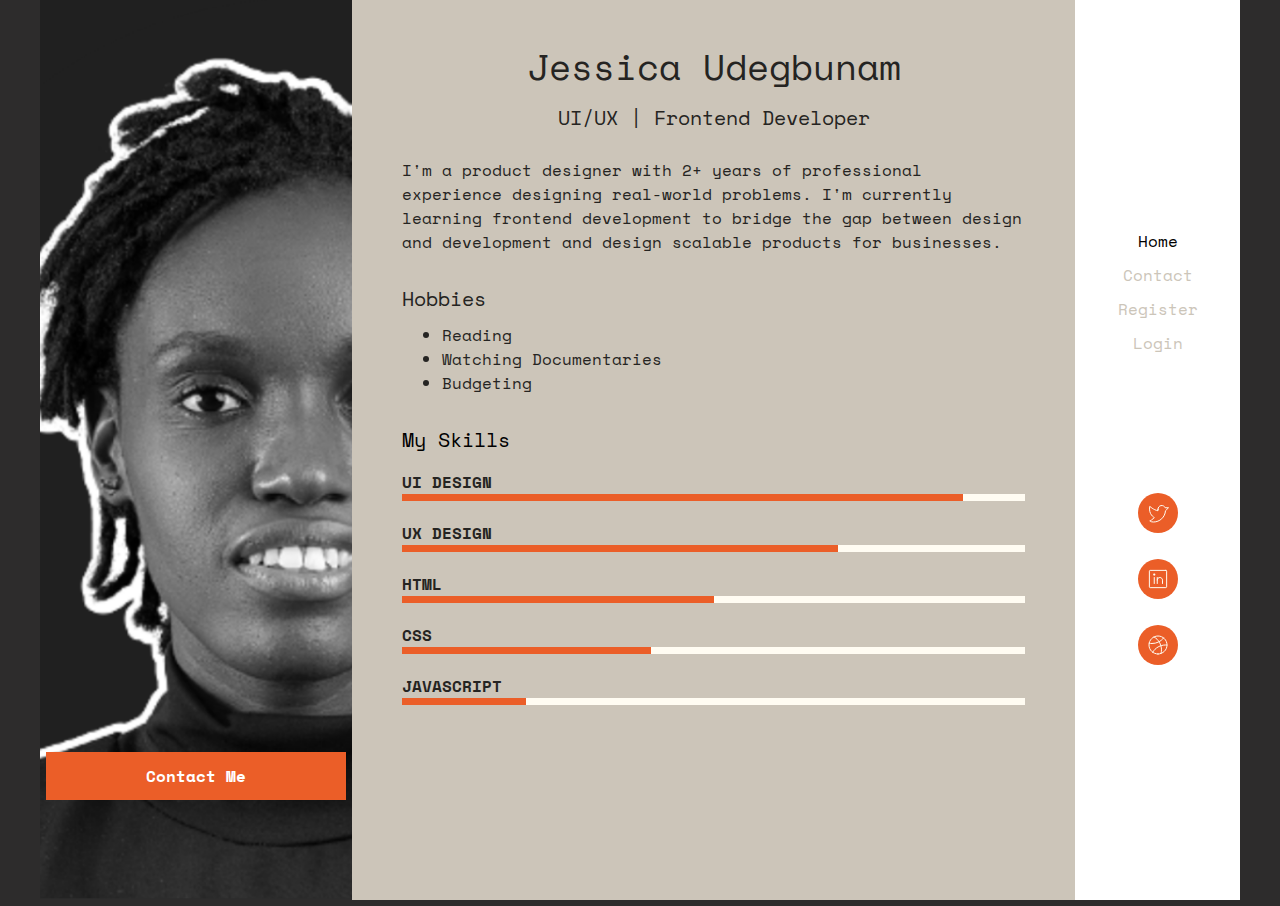
<file: index.html>
<!DOCTYPE html>
<html lang="en">

<head>
    <meta charset="UTF-8">
    <meta http-equiv="X-UA-Compatible" content="IE=edge">
    <meta name="viewport" content="width=device-width, initial-scale=1.0">
    <title>Jessica Portfolio</title>
    <link rel="preconnect" href="https://fonts.googleapis.com">
    <link rel="preconnect" href="https://fonts.gstatic.com" crossorigin>
    <link href="https://fonts.googleapis.com/css2?family=Space+Mono:ital,wght@0,400;0,700;1,400&display=swap"
        rel="stylesheet">
    <link rel="stylesheet" href="./css/style.css" />
    <link rel="stylesheet" href="./css/mobile.css" />
</head>

<body>
    <div class="body">
        <header class="left">
            <div class="img-placeholder"><img src="./images/jecy.png" alt="Jessica" /></div>
            <a href="./contact.html" class="contact-me">Contact Me</a>
        </header>
        <!---bio-->
        <section class="middle" id="bio">
            <h1 class="my-name">Jessica Udegbunam</h1>
            <h3 class="subtext">UI/UX | Frontend Developer</h3>
            <p>
                I'm a product designer with 2+ years of professional experience designing real-world problems. I'm 
                currently learning frontend development to bridge the gap between design and development and design scalable 
                products for businesses.
            </p>
            <!--hobbies----------->
            <div class="hobbies">
                <h3>Hobbies</h3>
                <ul>
                    <li>Reading</li>
                    <li>Watching Documentaries</li>
                    <li>Budgeting</li>
                </ul>
            </div>
            <div class="skills">
                <h3>My Skills</h3>
                <ul>
                    <li>
                        <p>UI DESIGN</p>
                        <div class="progress">
                            <div style="width: 90%"> .</div>
                        </div>
                    </li>
                    <li>
                        <p>UX DESIGN</p>
                        <div class="progress">
                            <div style="width: 70%"> </div>
                        </div>
                    </li>
                    <li>
                        <p>HTML</p>
                        <div class="progress">
                            <div style="width: 50%"> </div>
                        </div>
                    </li>
                    <li>
                        <p>CSS</p>
                        <div class="progress">
                            <div style="width: 40%"> </div>
                        </div>
                    </li>
                    <li>
                        <p>JAVASCRIPT</p>
                        <div class="progress">
                            <div style="width: 20%"> </div>
                        </div>
                    </li>
                </ul>
            </div>
        </section>
        <!---navigation-->
        <nav class="right">
            <ul class="links">
                <li><a class="active" href="#">Home</a></li>
                <li><a href="./contact.html">Contact</a></li>
                <li><a href="./register.html">Register</a></li>
                <li><a href="./login.html">Login</a></li>
            </ul>

            <div class="socials">
                <a href="https://twitter.com/Wasp_iSpy" target="_blank" title="Follow on Twitter">
                    <img src="icons/Twitter.svg" alt="Twitter">
                </a>
                <a href="https://www.linkedin.com/in/onyinye-udegbunam/" target="_blank" title="Connect on LinkedIn">
                    <img src="icons/LinkedIn.svg" alt="linkedin">
                </a>
                <a href="https://dribbble.com/Wasps" target="_blank" title="View Design Projects">
                    <img src="icons/Dribble.svg" alt="Twitter">
                </a>
            </div>
        </nav>
    </div>
</body>

</html>
</file>
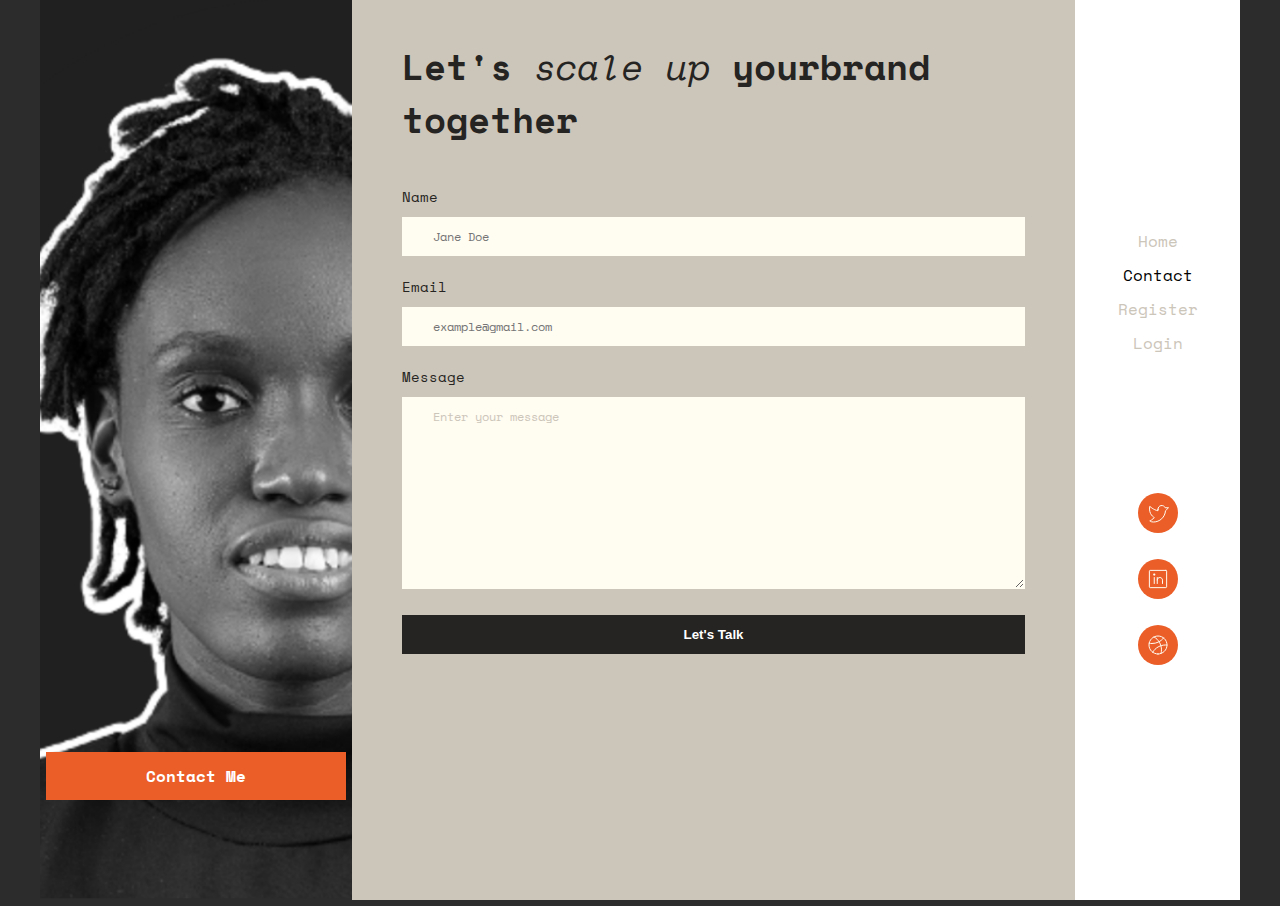
<file: contact.html>
<!DOCTYPE html>
<html lang="en">

<head>
    <meta charset="UTF-8">
    <meta http-equiv="X-UA-Compatible" content="IE=edge">
    <meta name="viewport" content="width=device-width, initial-scale=1.0">
    <title>Contact</title>
    <link rel="preconnect" href="https://fonts.googleapis.com">
    <link rel="preconnect" href="https://fonts.gstatic.com" crossorigin>
    <link href="https://fonts.googleapis.com/css2?family=Space+Mono:ital,wght@0,400;0,700;1,400&display=swap"
        rel="stylesheet">
    <link rel="stylesheet" href="./css/style.css" />
    <link rel="stylesheet" href="./css/mobile.css" />
</head>

<body>
    <div class="body">
        <header class="left">
            <div class="img-placeholder"><img src="./images/jecy.png" alt="Jessica" /></div>
            <a href="./contact.html" class="contact-me">Contact Me</a>
        </header>
        <!----contact form-->
        <section class="middle">
            <h1 class="scale-up">Let's <span><em>scale up</em></span> yourbrand together</h1>
            <form action="" method="post" id="contact">
                <div>
                    <label for="fullname">Name</label>
                    <input type="text" id="fullname" name="fullname" placeholder="Jane Doe" required>
                </div>

                <div>
                    <label for="email">Email</label>
                    <input type="email" id="email" name="email" placeholder="example@gmail.com" required>
                </div>

                <div>
                    <label for="message">Message</label>
                    <textarea id="message" name="message" placeholder="" rows="10" cols="50"
                        required>Enter your message</textarea>
                </div>

                <div>
                    <button class="let-talk">Let's Talk</button>
                </div>
            </form>
        </section>
        <!---navigation-->
        <nav class="right">
            <ul class="links">
                <li><a href="./home.html">Home</a></li>
                <li><a class="active" href="#">Contact</a></li>
                <li><a href="./register.html">Register</a></li>
                <li><a href="./login.html">Login</a></li>
            </ul>

            <div class="socials">
                <a href="https://twitter.com/Wasp_iSpy" target="_blank" title="Follow on Twitter">
                    <img src="icons/Twitter.svg" alt="Twitter">
                </a>
                <a href="https://www.linkedin.com/in/onyinye-udegbunam/" target="_blank" title="Connect on LinkedIn">
                    <img src="icons/LinkedIn.svg" alt="linkedin">
                </a>
                <a href="https://dribbble.com/Wasps" target="_blank" title="View Design Projects">
                    <img src="icons/Dribble.svg" alt="Twitter">
                </a>
            </div>
        </nav>
    </div>
</body>

</html>
</file>
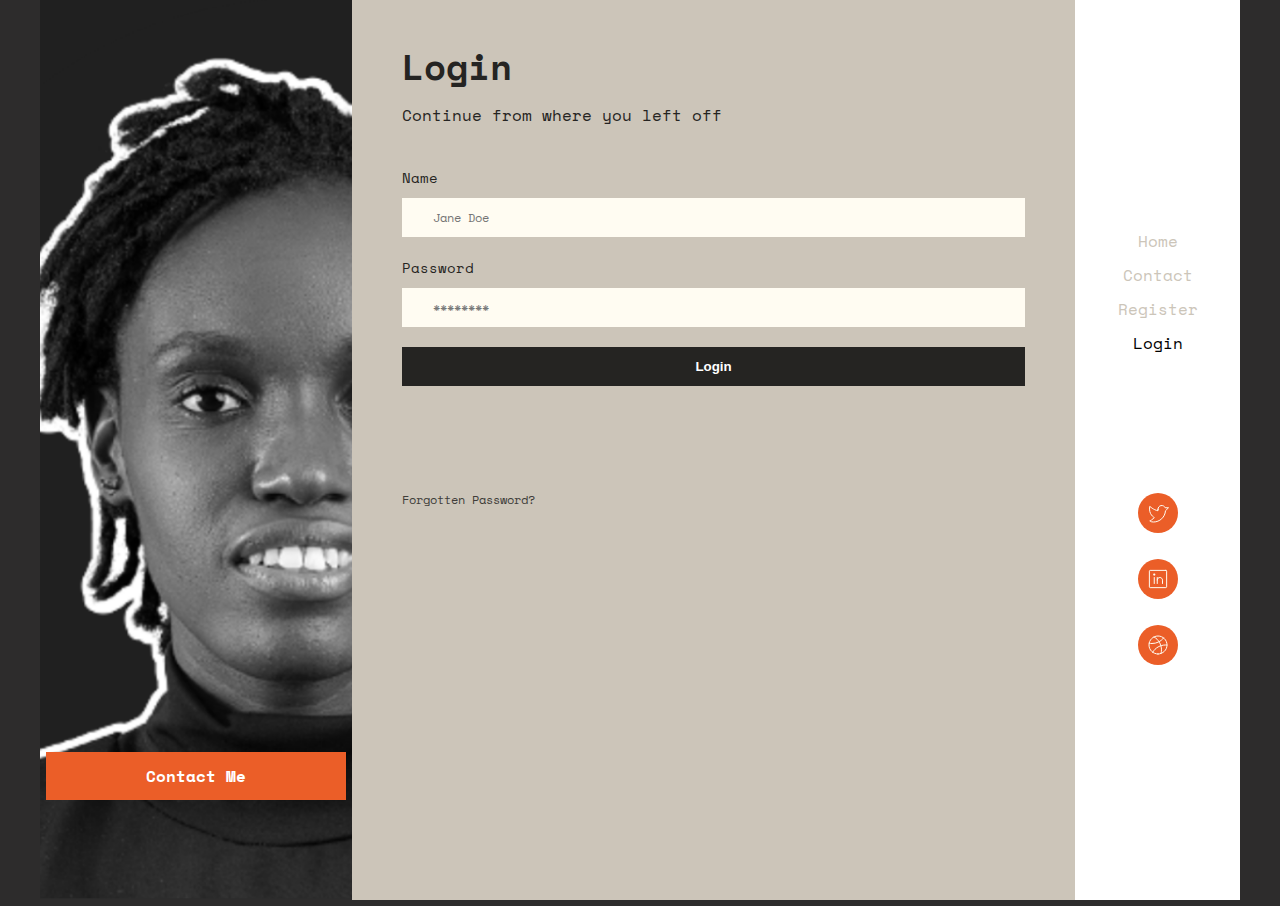
<file: login.html>
<!DOCTYPE html>
<html lang="en">

<head>
    <meta charset="UTF-8">
    <meta http-equiv="X-UA-Compatible" content="IE=edge">
    <meta name="viewport" content="width=device-width, initial-scale=1.0">
    <title>Login</title>
    <link rel="preconnect" href="https://fonts.googleapis.com">
    <link rel="preconnect" href="https://fonts.gstatic.com" crossorigin>
    <link href="https://fonts.googleapis.com/css2?family=Space+Mono:ital,wght@0,400;0,700;1,400&display=swap"
        rel="stylesheet">
    <link rel="stylesheet" href="./css/style.css" />
    <link rel="stylesheet" href="./css/mobile.css" />
</head>

<body>
    <div class="body">
        <header class="left">
            <div class="img-placeholder"><img src="./images/jecy.png" alt="Jessica" /></div>
            <a href="./contact.html" class="contact-me">Contact Me</a>
        </header>
        <!----login-->
        <section class="middle">
            <h1 class="signin">Login</h1>
            <h3 class="continue">Continue from where you left off</h3>
            <form id="login" method="post">
                <div>
                    <label for="fullname">Name</label>
                    <input type="text" id="fullname" name="fullname" placeholder="Jane Doe" required>
                </div>
                <div>
                    <label for="pass">Password</label>
                    <input type="password" id="pass" name="pass" placeholder="********" max="12" required>
                </div>
                <div>
                    <button class="login">Login</button>
                </div>
            </form>

            <a href="#" id="forgotten-password">Forgotten Password?</a>
        </section>
        <nav class="right">
            <ul class="links">
                <li><a href="#">Home</a></li>
                <li><a href="./contact.html">Contact</a></li>
                <li><a href="./register.html">Register</a></li>
                <li><a class="active" href="./login.html">Login</a></li>
            </ul>

            <div class="socials">
                <a href="https://twitter.com/Wasp_iSpy" target="_blank" title="Follow on Twitter">
                    <img src="icons/Twitter.svg" alt="Twitter">
                </a>
                <a href="https://www.linkedin.com/in/onyinye-udegbunam/" target="_blank" title="Connect on LinkedIn">
                    <img src="icons/LinkedIn.svg" alt="linkedin">
                </a>
                <a href="https://dribbble.com/Wasps" target="_blank" title="View Design Projects">
                    <img src="icons/Dribble.svg" alt="Twitter">
                </a>
            </div>
        </nav>
    </div>
</body>

</html>
</file>
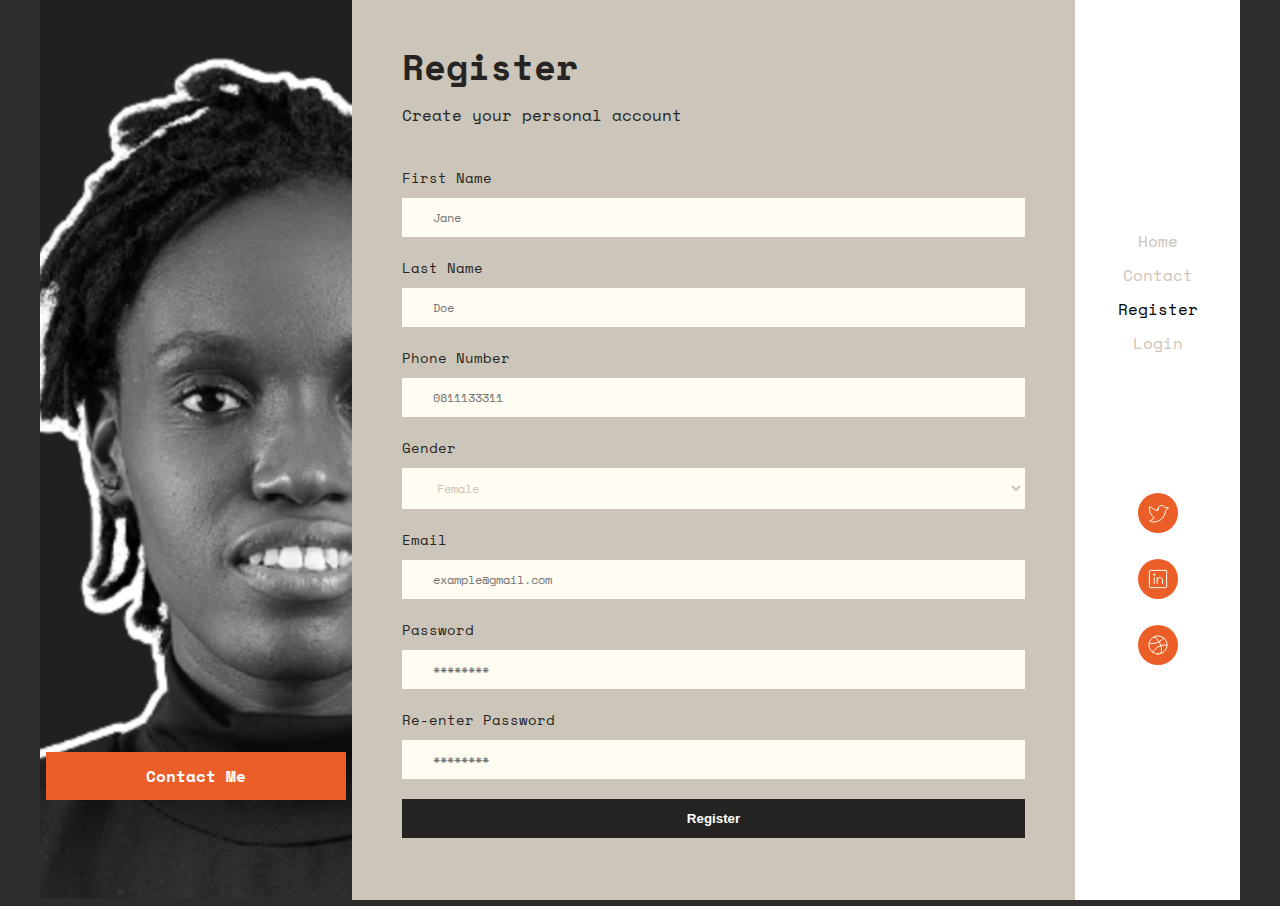
<file: register.html>
<!DOCTYPE html>
<html lang="en">

<head>
    <meta charset="UTF-8">
    <meta http-equiv="X-UA-Compatible" content="IE=edge">
    <meta name="viewport" content="width=device-width, initial-scale=1.0">
    <title>Register</title>
    <link rel="preconnect" href="https://fonts.googleapis.com">
    <link rel="preconnect" href="https://fonts.gstatic.com" crossorigin>
    <link href="https://fonts.googleapis.com/css2?family=Space+Mono:ital,wght@0,400;0,700;1,400&display=swap"
        rel="stylesheet">
    <link rel="stylesheet" href="./css/style.css" />
    <link rel="stylesheet" href="./css/mobile.css" />
</head>

<div>
    <div class="body">
        <header class="left">
            <div class="img-placeholder"><img src="./images/jecy.png" alt="Jessica" /></div>
            <a href="./contact.html" class="contact-me">Contact Me</a>
        </header>
        <section class="middle">
            <h1 class=" reg">Register</h1>
            <h3 class="create">Create your personal account</h3>
            <form action="" method="post" id="register">
                <div>
                    <label for="fname">First Name</label>
                    <input type="text" id="fname" name="fname" placeholder="Jane" required>
                </div>

                <div>
                    <label for="lname">Last Name</label>
                    <input type="text" id="lname" name="lname" placeholder="Doe" required>
                </div>

                <div>
                    <label for="phone">Phone Number</label>
                    <input type="tel" id="phone" name="phone" placeholder="0811133311" required>
                </div>

                <div>
                    <label for="gender">Gender</label>
                    <select id="gender" name="gender">
                        <option value="female">Female</option>
                        <option value="male">Male</option>
                    </select>
                </div>

                <div>
                    <label for="email">Email</label>
                    <input type="email" id="email" name="email" placeholder="example@gmail.com" required>
                </div>

                <div>
                    <label for="pass">Password</label>
                    <input type="password" id="pass" name="pass" placeholder="********" max="12" required>
                </div>

                <div>
                    <label for="repass">Re-enter Password</label>
                    <input type="password" id="repass" name="repass" placeholder="********" max="12" required>
                </div>

                <div>
                    <button class="register">Register</button>
                </div>
            </form>
        </section>
        <nav class="right">
            <ul class="links">
                <li><a href="./home.html">Home</a></li>
                <li><a href="./contact.html">Contact</a></li>
                <li><a class="active" href="#">Register</a></li>
                <li><a href="./login.html">Login</a></li>
            </ul>

            <div class="socials">
                <a href="https://twitter.com/Wasp_iSpy" target="_blank" title="Follow on Twitter">
                    <img src="icons/Twitter.svg" alt="Twitter">
                </a>
                <a href="https://www.linkedin.com/in/onyinye-udegbunam/" target="_blank" title="Connect on LinkedIn">
                    <img src="icons/LinkedIn.svg" alt="linkedin">
                </a>
                <a href="https://dribbble.com/Wasps" target="_blank" title="View Design Projects">
                    <img src="icons/Dribble.svg" alt="Twitter">
                </a>
            </div>
        </nav>
    </div>
    </body>

</html>
</file>
<file: css/style.css>
/* CSS Document */

* {
    box-sizing: border-box;
}

body {
    background-color: #2D2C2C;
    margin: 0;
    padding: 0;
    font-family: 'Space Mono', monospace;
}

.body {
    background-color: #2D2C2C;
    display: flex;
    flex-flow: row nowrap;
    justify-content: space-between;
    align-items: stretch;
    max-width: 1200px;
    margin: 0 auto;
}


ul {
    list-style: none;
}

a {
    text-decoration: none;
}

/* about section */
.left {
    position: relative;
    display: flex;
    flex-flow: column nowrap;
    justify-content: flex-end;
    align-items: center;
    padding: 100px 0;
    flex: 0.5;
    height: 100vh;
}

.left .img-placeholder {
    position: absolute;
    top: 0;
    right: 0;
    left: 0;
    bottom: 0;
}

.left .img-placeholder img {
    width: 100%;
    height: 100%;
    object-fit: cover;
    object-position: left;
}

.left a {
    display: block;
    background: #EB5E28;
    color: white;
    padding: 12px 100px;
    position: relative;
    font-weight: 700;
}

.left .contact-me:hover {
    color: #EB5E28;
    background-color: #FFFCF2;
    border: 1px solid #EB5E28;
}

.middle {
    flex: 1;
    background: #CCC5B9;
    padding: 40px 50px;
    max-height: 100vh;
    overflow: auto;
}

.middle .my-name {
    font-size: 36px;
    font-weight: 400;
    color: #252422;
    text-align: center;
    padding: 0;
    margin: 0;
}

.middle .subtext {
    font-size: 20px;
    font-weight: 400;
    color: #252422;
    text-align: center;
    padding: 10px 0 10px 0;
    margin: 0;
}

.middle p {
    font-size: 16px;
    color: #252422;
}

.middle .hobbies {
    color: #252422;
    margin: 30px 0 30px 0;
}

.middle .hobbies h3 {
    font-size: 20px;
    font-weight: 400;
    margin: 0;
    padding: 0;
}

.middle .skills h3 {
    font-size: 20px;
    font-weight: 400;
    margin: 0;
    padding: 0;
}

.middle .hobbies ul {
    list-style-type: disc;
    margin-top: 10px;
}

.middle .skills ul {
    padding: 0;
}

.middle .skills ul li {
    margin-bottom: 20px;
    color: #252422;
    font-size: 20px;
    font-weight: 700;
    padding: 0;
}

.middle .skills ul p {
    margin: 0;
    color: #252422;
}

.progress {
    background: rgba(255, 252, 242, 1);
    overflow: hidden;
}

.progress div {
    background: #EB5E28;
    color: #EB5E28;
    height: 7px;
    width: 40%;
}

.right {
    flex: 0.2;
    background: #FFFFFF;
    padding: 100px 20px;
    display: flex;
    flex-flow: column nowrap;
    justify-content: space-evenly;
    align-items: center;
    position: relative;
}

.right .links li {
    margin: 0;
    padding: 0;
}

.right .links {
    margin: 0;
    padding: 0;
}

.right .links li a {
    color: #CCC5B9;
    text-align: center;
    display: block;
    margin: 10px 0;
    transition: all 0.3s;
}

.right .links li a:hover, .right .links a.active {
    color: black;
}

.right .socials {
    position: static;
    bottom: 100px;
    right: 0;
    left: 0;
    display: flex;
    flex-flow: column;
    justify-content: center;
    align-items: center;
}

.right .socials a {
    display: block;
    margin: 10px 0;
}

/* Contact Section */

.middle .scale-up {
    font-size: 36px;
    font-weight: 700;
    color: #252422;
    margin: 0;
    padding: 0;
}

.middle .scale-up span {
    font-size: 36px;
    font-weight: 400;
    color: #252422;
    margin: 0;
    padding: 0;
}

#contact {
    margin-top: 40px;
}

input, select {
    background: #FFFCF2;
    width: 100%;
    padding: 10px 0px 10px 30px;
    font-family: 'Space Mono', monospace;
    font-size: 12px;
    font-weight: 400;
    color: #CCC5B9;
    border: 1px solid #FFFCF2;
    margin-bottom: 20px;

}

textarea#message {
    background: #FFFCF2;
    width: 100%;
    padding: 10px 0px 10px 30px;
    font-family: 'Space Mono', monospace;
    font-size: 12px;
    font-weight: 400;
    color: #CCC5B9;
    border: 1px solid #FFFCF2;
    margin-bottom: 20px;
}

.middle label {
    font-size: 14px;
    font-weight: 400;
    margin: 0;
    padding: 0;
    color: #252422;
    padding: 0;
    display: block;
    width: 100%;
    margin-bottom: 10px;
}



.middle .let-talk, .register, .login {
    display: block;
    background: #252422;
    color: white;
    padding: 12px 0;
    width: 100%;
    position: relative;
    font-weight: 700;
    outline: 0;
    border: 0;
}



.middle .let-talk:hover, .register:hover, .login:hover {
    background: #403D39;
    border: 1px solid #403D39;
    ;
}

/* Register Section */

.middle .reg {
    font-size: 36px;
    font-weight: 700;
    color: #252422;
    margin: 0;
    padding: 0;
}

.middle .create {
    font-size: 16px;
    font-weight: 400;
    color: #252422;
    margin: 0;
    padding: 10px 0 0px 0;
}

#register {
    margin: 40px 0;
}

/* Login Section */

.middle .signin {
    font-size: 36px;
    font-weight: 700;
    color: #252422;
    margin: 0;
    padding: 0;
}

.middle .continue {
    font-size: 16px;
    font-weight: 400;
    color: #252422;
    margin: 0;
    padding-top: 10px;
}

#login {
    margin: 40px 0 100px 0;
}

.middle #forgotten-password {
    font-size: 12px;
    font-weight: 400;
    color: #403D39;
    text-align: center;
}
</file>
<file: css/mobile.css>
@media screen and (max-width:800px) {



    .body {
        display: block;
    }

    .left a {
        padding: 12px 20px;
    }

    .middle {
        padding: 40px 20px;
        max-height: auto;
        overflow: auto;
    }

    .right {
        position: fixed;
        top: 0;
        right: 0;
        left: 0;
        background: #FFFFFF;
        padding: 10px 20px;
        display: flex;
        flex-flow: column nowrap;
        justify-content: space-between;
        align-items: flex-start;
    }

    .right .links {
        display: flex;
        flex-flow: row nowrap;
        justify-content: flex-start;
        align-items: center;
    }

    .right .links li a {
        margin: 0 10px;
        font-size: 10px;
    }




    .right .socials {
        position: static;
        display: flex;
        flex-flow: row nowrap;
        align-items: center;
        justify-content: space-between;
        margin-top: 10px;
    }

    .right .socials img {
        width: 20px;
    }

    .right .socials a {
        margin: 0 10px;
        display: flex;
        align-items: center;
        justify-content: center;
    }
}
</file>
